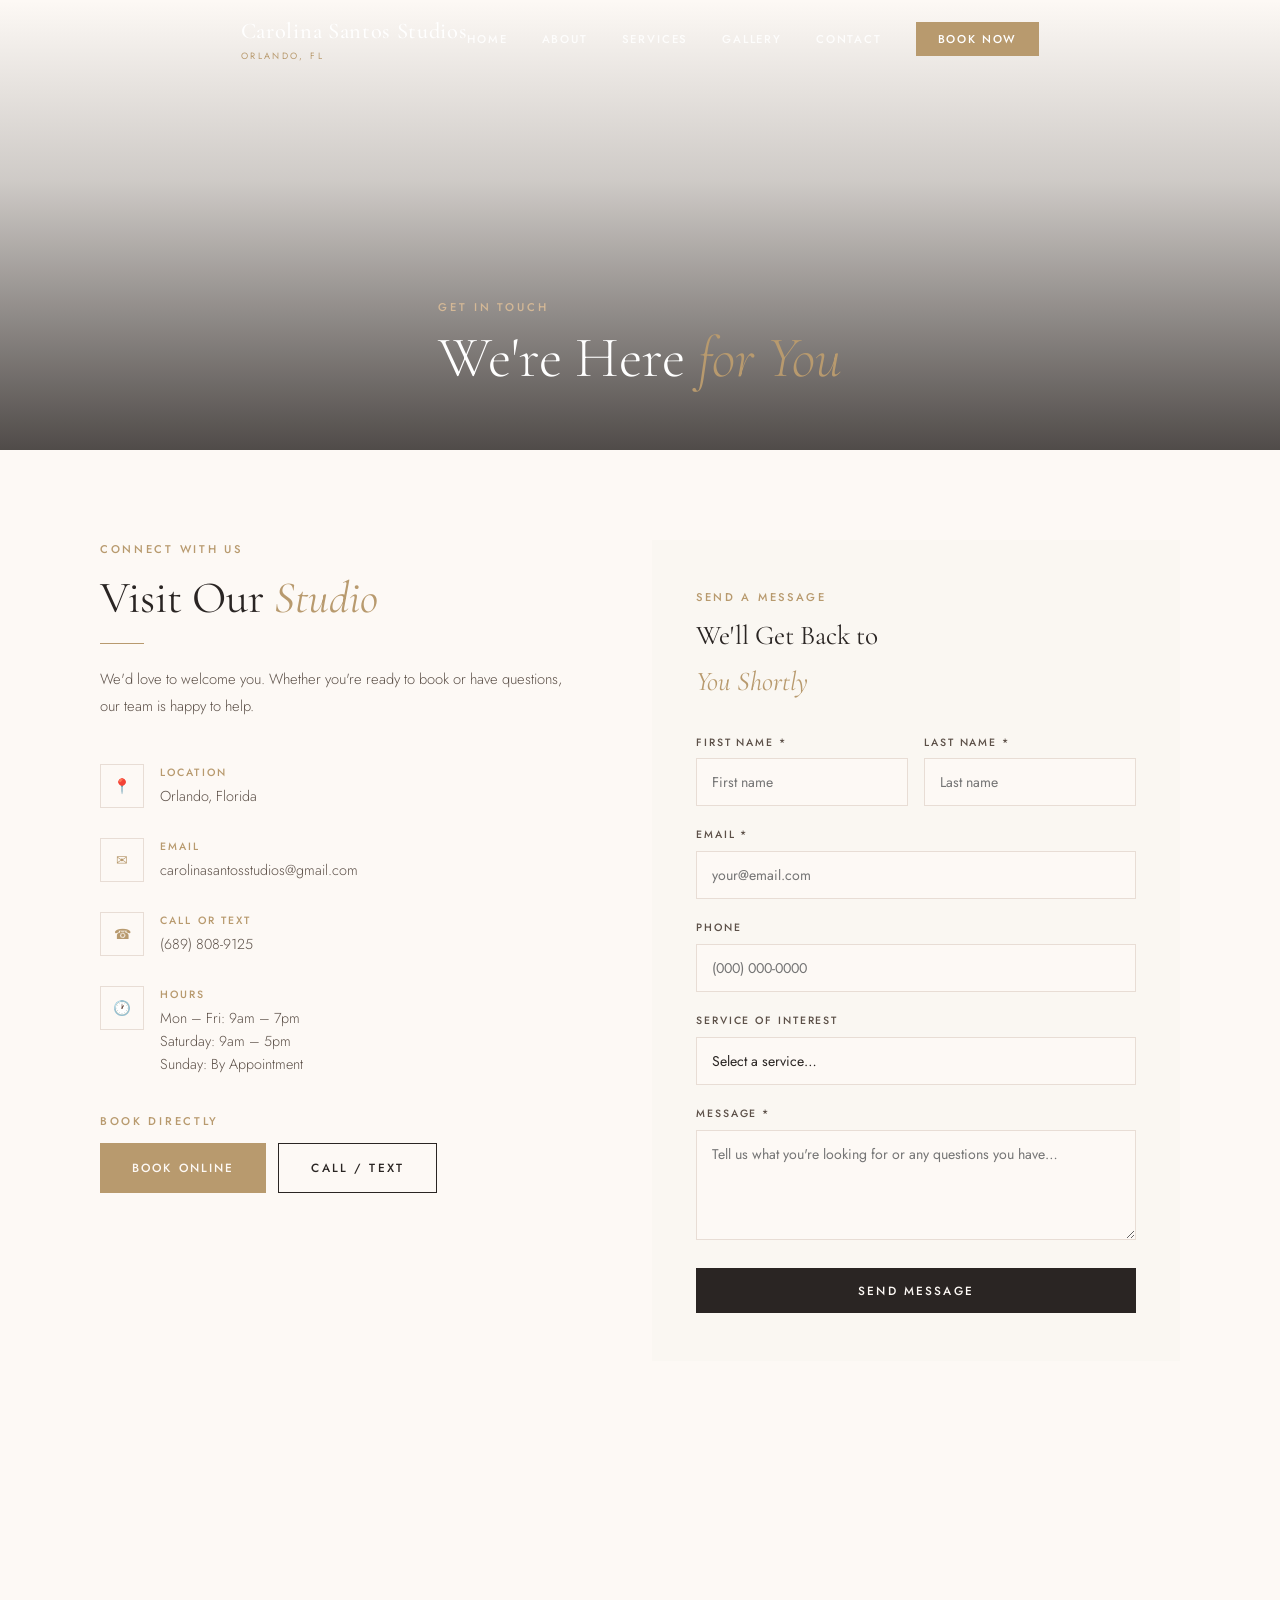
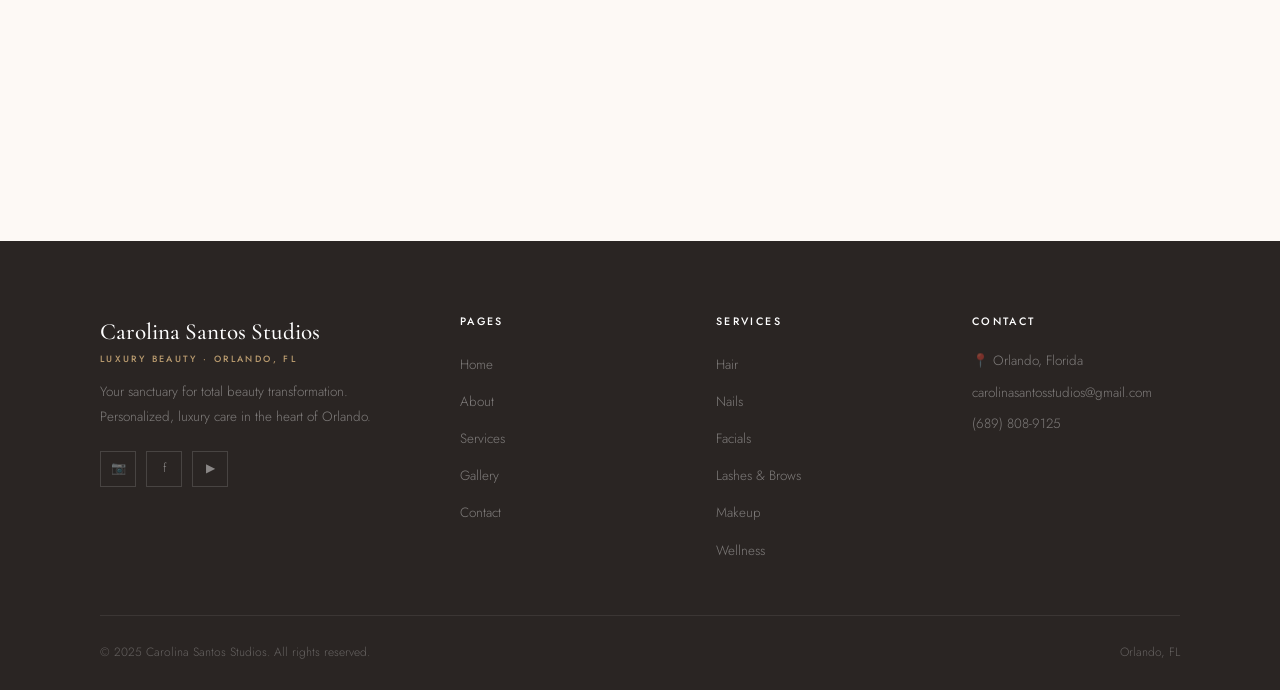
<file: contact (1).html>
<!DOCTYPE html>
<html lang="en">
<head>
  <meta charset="UTF-8" />
  <meta name="viewport" content="width=device-width, initial-scale=1.0" />
  <meta name="description" content="Contact Carolina Santos Studios — Orlando, FL. Book an appointment, call, or email us." />
  <title>Contact | Carolina Santos Studios</title>
  <link rel="stylesheet" href="css/style.css" />
</head>
<body>

<nav class="nav solid" id="nav">
  <div class="wrap">
    <div class="nav__inner">
      <a href="index.html" class="nav__logo">Carolina Santos Studios<small>Orlando, FL</small></a>
      <ul class="nav__links">
        <li><a href="index.html">Home</a></li>
        <li><a href="about.html">About</a></li>
        <li><a href="services.html">Services</a></li>
        <li><a href="gallery.html">Gallery</a></li>
        <li><a href="contact.html">Contact</a></li>
        <li><a href="https://carolinasantosstudios.as.me/" target="_blank" class="cta">Book Now</a></li>
      </ul>
      <div class="burger"><span></span><span></span><span></span></div>
    </div>
  </div>
</nav>
<div class="drawer">
  <a href="index.html">Home</a><a href="about.html">About</a><a href="services.html">Services</a><a href="gallery.html">Gallery</a><a href="contact.html">Contact</a>
  <a href="https://carolinasantosstudios.as.me/" target="_blank" class="btn btn-gold" style="text-align:center;margin-top:8px;">Book Now</a>
</div>

<section class="page-hero">
  <div class="page-hero__bg" style="background-image:url('https://images.unsplash.com/photo-1560066984-138dadb4c035?w=1600&q=85&auto=format');"></div>
  <div class="page-hero__overlay"></div>
  <div class="wrap">
    <div class="page-hero__content">
      <p class="page-hero__eyebrow">Get in Touch</p>
      <h1 class="page-hero__title">We're Here <em>for You</em></h1>
    </div>
  </div>
</section>

<section class="contact-page">
  <div class="wrap">
    <div class="contact-page__grid">

      <!-- Info -->
      <div>
        <p class="eyebrow fi">Connect With Us</p>
        <h2 class="h2 fi d1">Visit Our <em>Studio</em></h2>
        <div class="rule fi d1"></div>
        <p class="fi d2" style="color:var(--mid);line-height:1.85;margin-bottom:44px;font-size:0.92rem;">We'd love to welcome you. Whether you're ready to book or have questions, our team is happy to help.</p>

        <div class="c-info-item fi d2">
          <div class="c-info-icon">📍</div>
          <div>
            <div class="c-info-label">Location</div>
            <div class="c-info-val">Orlando, Florida</div>
          </div>
        </div>

        <div class="c-info-item fi d2">
          <div class="c-info-icon">✉</div>
          <div>
            <div class="c-info-label">Email</div>
            <div class="c-info-val"><a href="mailto:carolinasantosstudios@gmail.com">carolinasantosstudios@gmail.com</a></div>
          </div>
        </div>

        <div class="c-info-item fi d3">
          <div class="c-info-icon">☎</div>
          <div>
            <div class="c-info-label">Call or Text</div>
            <div class="c-info-val"><a href="tel:6898089125">(689) 808-9125</a></div>
          </div>
        </div>

        <div class="c-info-item fi d3">
          <div class="c-info-icon">🕐</div>
          <div>
            <div class="c-info-label">Hours</div>
            <div class="c-info-val">
              Mon – Fri: 9am – 7pm<br>
              Saturday: 9am – 5pm<br>
              Sunday: By Appointment
            </div>
          </div>
        </div>

        <div class="fi d4" style="margin-top:36px;">
          <p class="eyebrow" style="margin-bottom:12px;">Book Directly</p>
          <div style="display:flex;gap:12px;flex-wrap:wrap;">
            <a href="https://carolinasantosstudios.as.me/" target="_blank" class="btn btn-gold">Book Online</a>
            <a href="tel:6898089125" class="btn btn-outline">Call / Text</a>
          </div>
        </div>
      </div>

      <!-- Form -->
      <div class="fi d2">
        <div class="c-form">
          <p class="eyebrow" style="margin-bottom:6px;">Send a Message</p>
          <h3 style="font-family:var(--serif);font-size:1.7rem;font-weight:400;margin-bottom:28px;color:var(--charcoal);">We'll Get Back to<br><em>You Shortly</em></h3>

          <!--
            FORMSPREE SETUP:
            1. Go to formspree.io and sign up free
            2. Create a new form — copy your endpoint
            3. Replace YOUR_FORM_ID below with your actual Formspree ID
          -->
          <form id="contactForm" action="https://formspree.io/f/YOUR_FORM_ID" method="POST">
            <div class="form-row">
              <div class="form-group">
                <label for="firstName">First Name *</label>
                <input type="text" id="firstName" name="firstName" required placeholder="First name" />
              </div>
              <div class="form-group">
                <label for="lastName">Last Name *</label>
                <input type="text" id="lastName" name="lastName" required placeholder="Last name" />
              </div>
            </div>
            <div class="form-group">
              <label for="email">Email *</label>
              <input type="email" id="email" name="email" required placeholder="your@email.com" />
            </div>
            <div class="form-group">
              <label for="phone">Phone</label>
              <input type="tel" id="phone" name="phone" placeholder="(000) 000-0000" />
            </div>
            <div class="form-group">
              <label for="service">Service of Interest</label>
              <select id="service" name="service">
                <option value="">Select a service…</option>
                <option>Hair</option>
                <option>Nails</option>
                <option>Facials / Skin</option>
                <option>Lashes</option>
                <option>Brows</option>
                <option>Makeup</option>
                <option>Bridal</option>
                <option>Private Suite Inquiry</option>
                <option>Other</option>
              </select>
            </div>
            <div class="form-group">
              <label for="message">Message *</label>
              <textarea id="message" name="message" required placeholder="Tell us what you're looking for or any questions you have…"></textarea>
            </div>
            <input type="text" name="_gotcha" style="display:none" />
            <button type="submit" class="btn btn-dark" style="width:100%;justify-content:center;">Send Message</button>
            <div id="formMsg" class="form-msg"></div>
          </form>
        </div>
      </div>

    </div>
  </div>
</section>

<!-- MAP -->
<div class="map-wrap">
  <!--
    Replace the src below with your Google Maps embed URL:
    maps.google.com → Share → Embed a map → copy iframe src
  -->
  <iframe
    src="https://www.google.com/maps/embed?pb=!1m18!1m12!1m3!1d224891.6268289506!2d-81.40627668378009!3d28.48031124592454!2m3!1f0!2f0!3f0!3m2!1i1024!2i768!4f13.1!3m3!1m2!1s0x88e773d8fecdbc77%3A0xac3b2063ca5bf9e!2sOrlando%2C%20FL!5e0!3m2!1sen!2sus!4v1714000000000!5m2!1sen!2sus"
    title="Orlando, FL"
    allowfullscreen=""
    loading="lazy"
    referrerpolicy="no-referrer-when-downgrade">
  </iframe>
</div>

<footer class="footer">
  <div class="wrap">
    <div class="footer__grid">
      <div>
        <div class="footer__logo">Carolina Santos Studios<small>Luxury Beauty · Orlando, FL</small></div>
        <p class="footer__tagline">Your sanctuary for total beauty transformation. Personalized, luxury care in the heart of Orlando.</p>
        <div class="footer__social"><a href="#">&#x1F4F7;</a><a href="#">f</a><a href="#">&#9654;</a></div>
      </div>
      <div>
        <div class="footer__col-title">Pages</div>
        <ul class="footer__links"><li><a href="index.html">Home</a></li><li><a href="about.html">About</a></li><li><a href="services.html">Services</a></li><li><a href="gallery.html">Gallery</a></li><li><a href="contact.html">Contact</a></li></ul>
      </div>
      <div>
        <div class="footer__col-title">Services</div>
        <ul class="footer__links"><li><a href="services.html">Hair</a></li><li><a href="services.html">Nails</a></li><li><a href="services.html">Facials</a></li><li><a href="services.html">Lashes & Brows</a></li><li><a href="services.html">Makeup</a></li><li><a href="services.html">Wellness</a></li></ul>
      </div>
      <div>
        <div class="footer__col-title">Contact</div>
        <p class="footer__cl">📍 Orlando, Florida</p>
        <p class="footer__cl"><a href="mailto:carolinasantosstudios@gmail.com">carolinasantosstudios@gmail.com</a></p>
        <p class="footer__cl"><a href="tel:6898089125">(689) 808-9125</a></p>
      </div>
    </div>
    <div class="footer__bottom"><span>© 2025 Carolina Santos Studios. All rights reserved.</span><span>Orlando, FL</span></div>
  </div>
</footer>
<script src="js/main.js"></script>
</body>
</html>
</file>
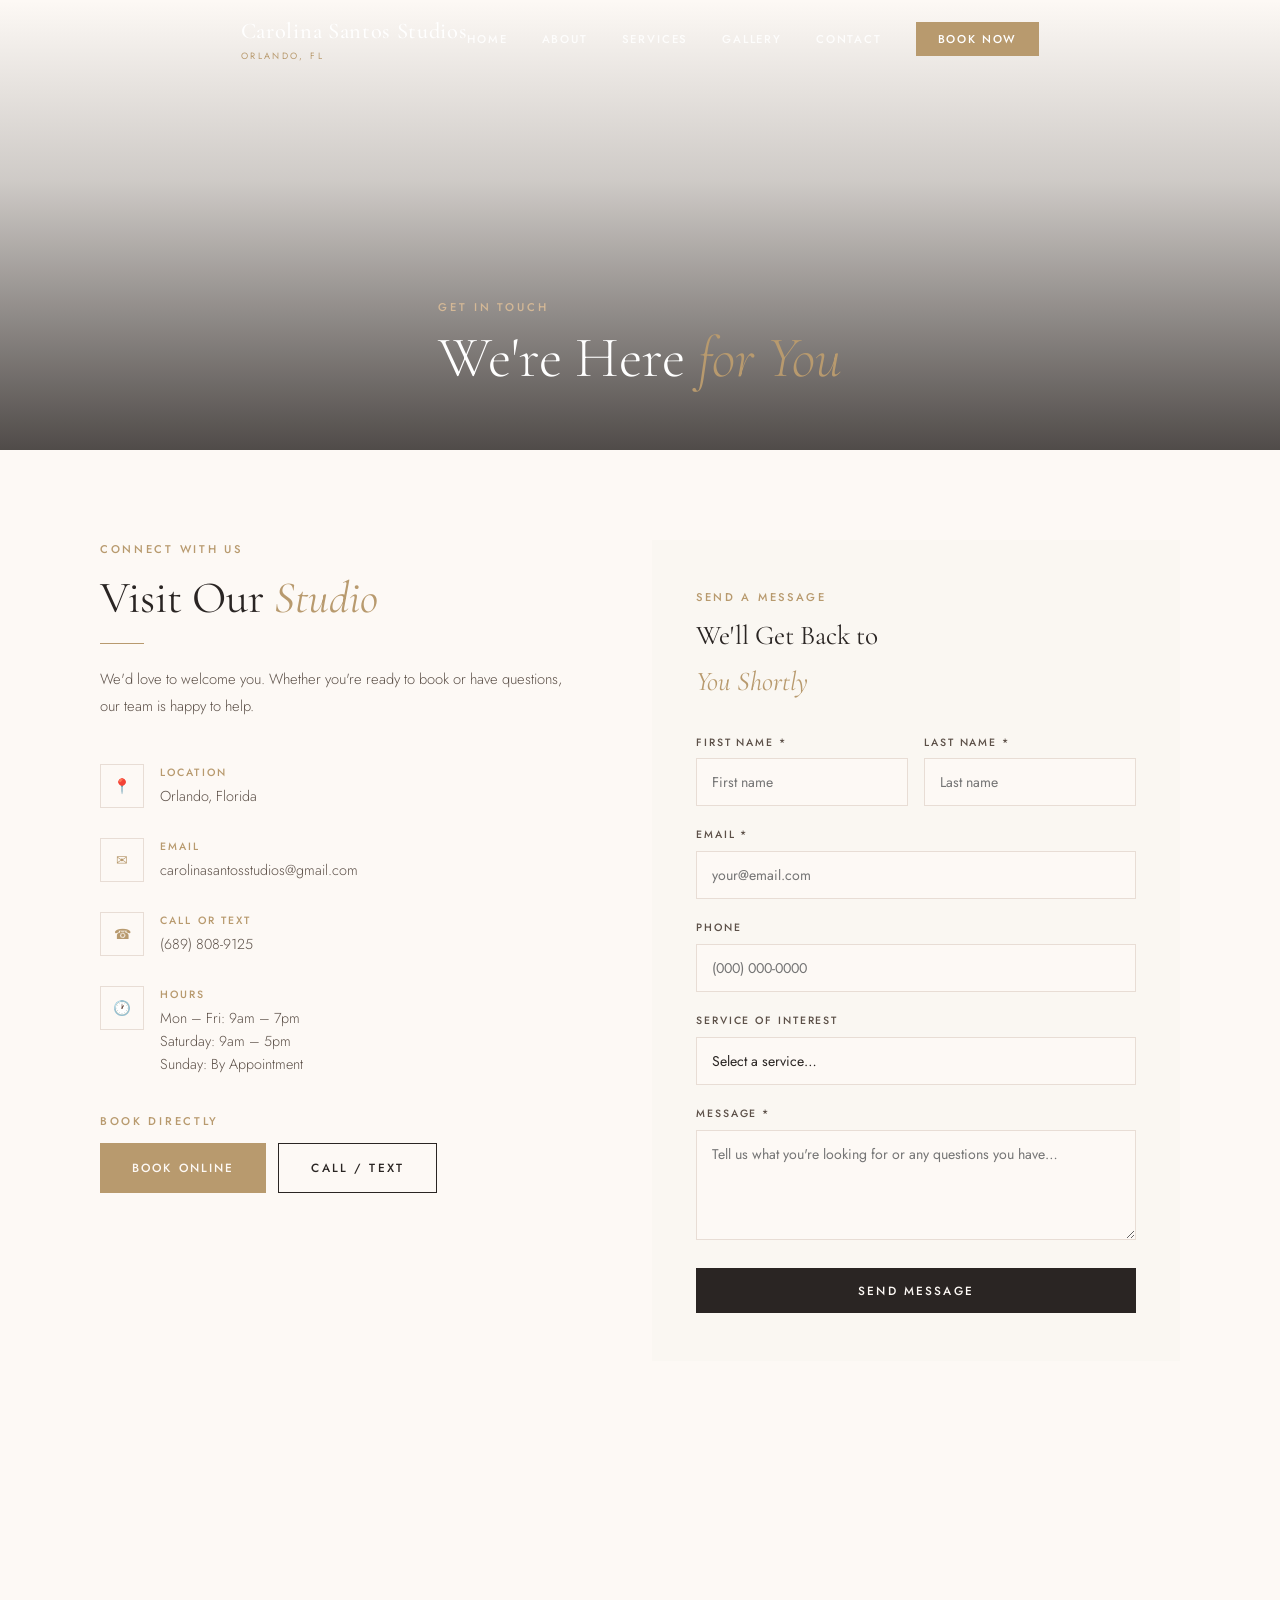
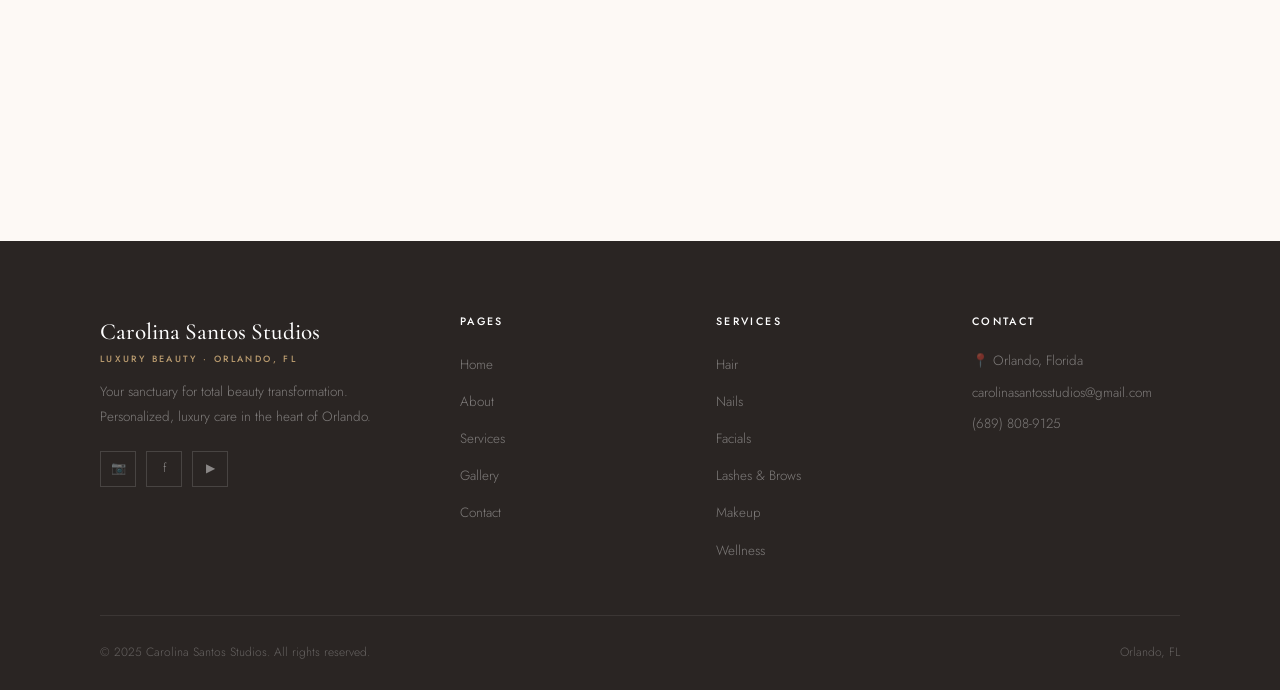
<file: contact (2).html>
<!DOCTYPE html>
<html lang="en">
<head>
  <meta charset="UTF-8" />
  <meta name="viewport" content="width=device-width, initial-scale=1.0" />
  <meta name="description" content="Contact Carolina Santos Studios — Orlando, FL. Book an appointment, call, or email us." />
  <title>Contact | Carolina Santos Studios</title>
  <link rel="stylesheet" href="css/style.css" />
</head>
<body>

<nav class="nav solid" id="nav">
  <div class="wrap">
    <div class="nav__inner">
      <a href="index.html" class="nav__logo">Carolina Santos Studios<small>Orlando, FL</small></a>
      <ul class="nav__links">
        <li><a href="index.html">Home</a></li>
        <li><a href="about.html">About</a></li>
        <li><a href="services.html">Services</a></li>
        <li><a href="gallery.html">Gallery</a></li>
        <li><a href="contact.html">Contact</a></li>
        <li><a href="https://booksy.com/en-us/269822" target="_blank" class="cta">Book Now</a></li>
      </ul>
      <div class="burger"><span></span><span></span><span></span></div>
    </div>
  </div>
</nav>
<div class="drawer">
  <a href="index.html">Home</a><a href="about.html">About</a><a href="services.html">Services</a><a href="gallery.html">Gallery</a><a href="contact.html">Contact</a>
  <a href="https://booksy.com/en-us/269822" target="_blank" class="btn btn-gold" style="text-align:center;margin-top:8px;">Book Now</a>
</div>

<section class="page-hero">
  <div class="page-hero__bg" style="background-image:url('https://images.unsplash.com/photo-1560066984-138dadb4c035?w=1600&q=85&auto=format');"></div>
  <div class="page-hero__overlay"></div>
  <div class="wrap">
    <div class="page-hero__content">
      <p class="page-hero__eyebrow">Get in Touch</p>
      <h1 class="page-hero__title">We're Here <em>for You</em></h1>
    </div>
  </div>
</section>

<section class="contact-page">
  <div class="wrap">
    <div class="contact-page__grid">

      <!-- Info -->
      <div>
        <p class="eyebrow fi">Connect With Us</p>
        <h2 class="h2 fi d1">Visit Our <em>Studio</em></h2>
        <div class="rule fi d1"></div>
        <p class="fi d2" style="color:var(--mid);line-height:1.85;margin-bottom:44px;font-size:0.92rem;">We'd love to welcome you. Whether you're ready to book or have questions, our team is happy to help.</p>

        <div class="c-info-item fi d2">
          <div class="c-info-icon">📍</div>
          <div>
            <div class="c-info-label">Location</div>
            <div class="c-info-val">Orlando, Florida</div>
          </div>
        </div>

        <div class="c-info-item fi d2">
          <div class="c-info-icon">✉</div>
          <div>
            <div class="c-info-label">Email</div>
            <div class="c-info-val"><a href="mailto:carolinasantosstudios@gmail.com">carolinasantosstudios@gmail.com</a></div>
          </div>
        </div>

        <div class="c-info-item fi d3">
          <div class="c-info-icon">☎</div>
          <div>
            <div class="c-info-label">Call or Text</div>
            <div class="c-info-val"><a href="tel:6898089125">(689) 808-9125</a></div>
          </div>
        </div>

        <div class="c-info-item fi d3">
          <div class="c-info-icon">🕐</div>
          <div>
            <div class="c-info-label">Hours</div>
            <div class="c-info-val">
              Mon – Fri: 9am – 7pm<br>
              Saturday: 9am – 5pm<br>
              Sunday: By Appointment
            </div>
          </div>
        </div>

        <div class="fi d4" style="margin-top:36px;">
          <p class="eyebrow" style="margin-bottom:12px;">Book Directly</p>
          <div style="display:flex;gap:12px;flex-wrap:wrap;">
            <a href="https://booksy.com/en-us/269822" target="_blank" class="btn btn-gold">Book Online</a>
            <a href="tel:6898089125" class="btn btn-outline">Call / Text</a>
          </div>
        </div>
      </div>

      <!-- Form -->
      <div class="fi d2">
        <div class="c-form">
          <p class="eyebrow" style="margin-bottom:6px;">Send a Message</p>
          <h3 style="font-family:var(--serif);font-size:1.7rem;font-weight:400;margin-bottom:28px;color:var(--charcoal);">We'll Get Back to<br><em>You Shortly</em></h3>

          <!--
            FORMSPREE SETUP:
            1. Go to formspree.io and sign up free
            2. Create a new form — copy your endpoint
            3. Replace YOUR_FORM_ID below with your actual Formspree ID
          -->
          <form id="contactForm" action="https://formspree.io/f/YOUR_FORM_ID" method="POST">
            <div class="form-row">
              <div class="form-group">
                <label for="firstName">First Name *</label>
                <input type="text" id="firstName" name="firstName" required placeholder="First name" />
              </div>
              <div class="form-group">
                <label for="lastName">Last Name *</label>
                <input type="text" id="lastName" name="lastName" required placeholder="Last name" />
              </div>
            </div>
            <div class="form-group">
              <label for="email">Email *</label>
              <input type="email" id="email" name="email" required placeholder="your@email.com" />
            </div>
            <div class="form-group">
              <label for="phone">Phone</label>
              <input type="tel" id="phone" name="phone" placeholder="(000) 000-0000" />
            </div>
            <div class="form-group">
              <label for="service">Service of Interest</label>
              <select id="service" name="service">
                <option value="">Select a service…</option>
                <option>Hair</option>
                <option>Nails</option>
                <option>Facials / Skin</option>
                <option>Lashes</option>
                <option>Brows</option>
                <option>Makeup</option>
                <option>Bridal</option>
                <option>Private Suite Inquiry</option>
                <option>Other</option>
              </select>
            </div>
            <div class="form-group">
              <label for="message">Message *</label>
              <textarea id="message" name="message" required placeholder="Tell us what you're looking for or any questions you have…"></textarea>
            </div>
            <input type="text" name="_gotcha" style="display:none" />
            <button type="submit" class="btn btn-dark" style="width:100%;justify-content:center;">Send Message</button>
            <div id="formMsg" class="form-msg"></div>
          </form>
        </div>
      </div>

    </div>
  </div>
</section>

<!-- MAP -->
<div class="map-wrap">
  <!--
    Replace the src below with your Google Maps embed URL:
    maps.google.com → Share → Embed a map → copy iframe src
  -->
  <iframe
    src="https://www.google.com/maps/embed?pb=!1m18!1m12!1m3!1d224891.6268289506!2d-81.40627668378009!3d28.48031124592454!2m3!1f0!2f0!3f0!3m2!1i1024!2i768!4f13.1!3m3!1m2!1s0x88e773d8fecdbc77%3A0xac3b2063ca5bf9e!2sOrlando%2C%20FL!5e0!3m2!1sen!2sus!4v1714000000000!5m2!1sen!2sus"
    title="Orlando, FL"
    allowfullscreen=""
    loading="lazy"
    referrerpolicy="no-referrer-when-downgrade">
  </iframe>
</div>

<footer class="footer">
  <div class="wrap">
    <div class="footer__grid">
      <div>
        <div class="footer__logo">Carolina Santos Studios<small>Luxury Beauty · Orlando, FL</small></div>
        <p class="footer__tagline">Your sanctuary for total beauty transformation. Personalized, luxury care in the heart of Orlando.</p>
        <div class="footer__social"><a href="#">&#x1F4F7;</a><a href="#">f</a><a href="#">&#9654;</a></div>
      </div>
      <div>
        <div class="footer__col-title">Pages</div>
        <ul class="footer__links"><li><a href="index.html">Home</a></li><li><a href="about.html">About</a></li><li><a href="services.html">Services</a></li><li><a href="gallery.html">Gallery</a></li><li><a href="contact.html">Contact</a></li></ul>
      </div>
      <div>
        <div class="footer__col-title">Services</div>
        <ul class="footer__links"><li><a href="services.html">Hair</a></li><li><a href="services.html">Nails</a></li><li><a href="services.html">Facials</a></li><li><a href="services.html">Lashes & Brows</a></li><li><a href="services.html">Makeup</a></li><li><a href="services.html">Wellness</a></li></ul>
      </div>
      <div>
        <div class="footer__col-title">Contact</div>
        <p class="footer__cl">📍 Orlando, Florida</p>
        <p class="footer__cl"><a href="mailto:carolinasantosstudios@gmail.com">carolinasantosstudios@gmail.com</a></p>
        <p class="footer__cl"><a href="tel:6898089125">(689) 808-9125</a></p>
      </div>
    </div>
    <div class="footer__bottom"><span>© 2025 Carolina Santos Studios. All rights reserved.</span><span>Orlando, FL</span></div>
  </div>
</footer>
<script src="js/main.js"></script>
<script type="text/javascript" src="https://booksy.com/widget/code.js?id=269822&country=us&lang=en"></script>
</body>
</html>
</file>
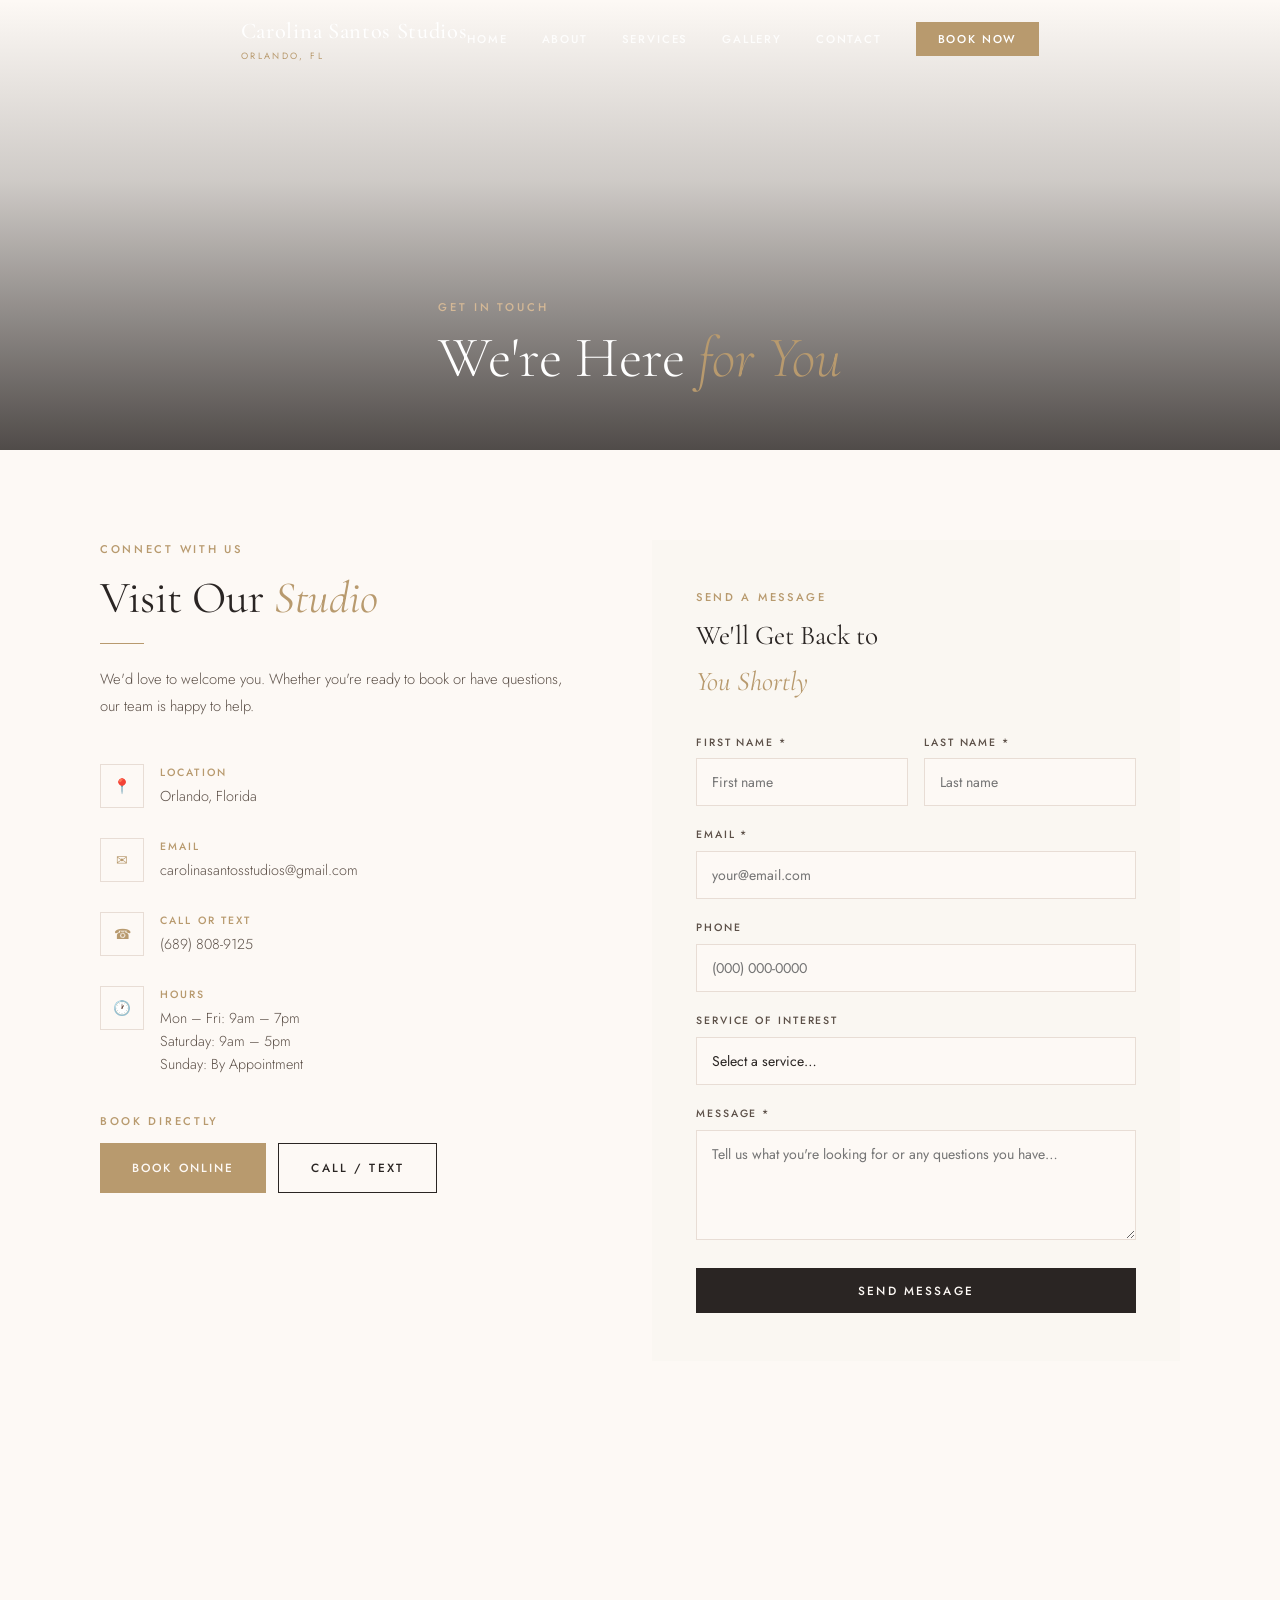
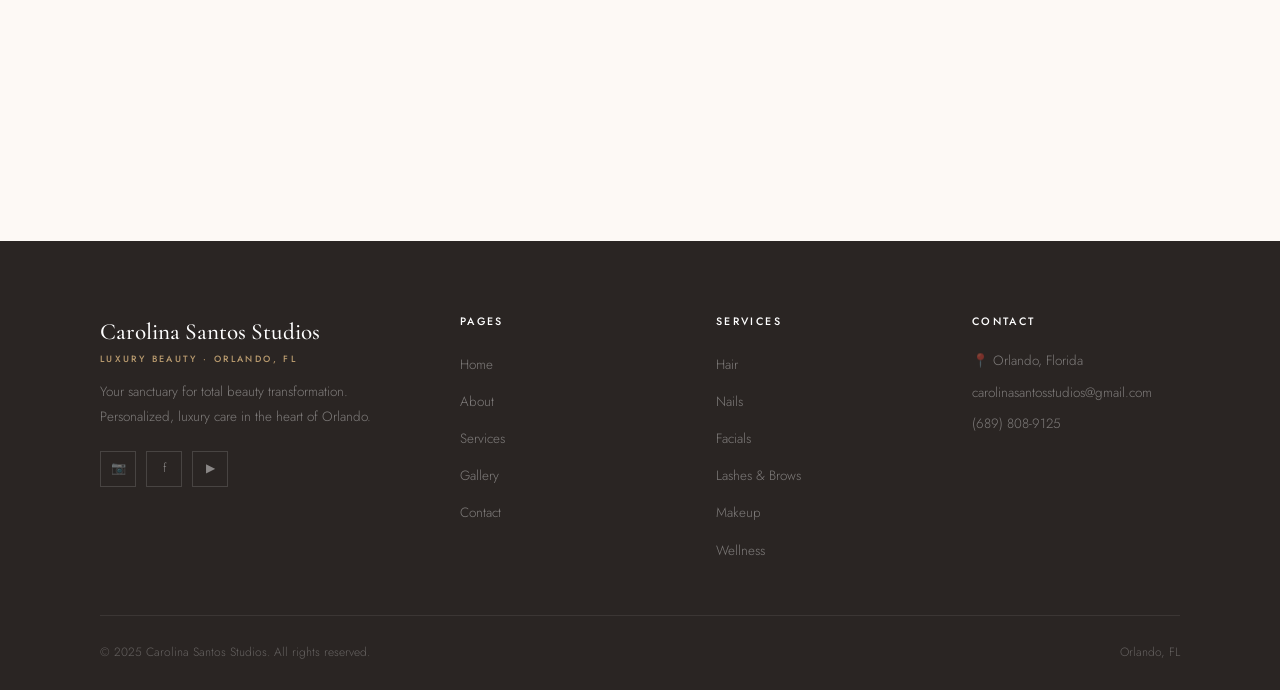
<file: contact (3).html>
<!DOCTYPE html>
<html lang="en">
<head>
  <meta charset="UTF-8" />
  <meta name="viewport" content="width=device-width, initial-scale=1.0" />
  <meta name="description" content="Contact Carolina Santos Studios — Orlando, FL. Book an appointment, call, or email us." />
  <title>Contact | Carolina Santos Studios</title>
  <link rel="stylesheet" href="css/style.css" />
</head>
<body>

<nav class="nav solid" id="nav">
  <div class="wrap">
    <div class="nav__inner">
      <a href="index.html" class="nav__logo">Carolina Santos Studios<small>Orlando, FL</small></a>
      <ul class="nav__links">
        <li><a href="index.html">Home</a></li>
        <li><a href="about.html">About</a></li>
        <li><a href="services.html">Services</a></li>
        <li><a href="gallery.html">Gallery</a></li>
        <li><a href="contact.html">Contact</a></li>
        <li><a href="https://booksy.com/en-us/269822_carolina-santos-studios-nails_wellness-day-spa_134763_orlando" target="_blank" class="cta">Book Now</a></li>
      </ul>
      <div class="burger"><span></span><span></span><span></span></div>
    </div>
  </div>
</nav>
<div class="drawer">
  <a href="index.html">Home</a><a href="about.html">About</a><a href="services.html">Services</a><a href="gallery.html">Gallery</a><a href="contact.html">Contact</a>
  <a href="https://booksy.com/en-us/269822_carolina-santos-studios-nails_wellness-day-spa_134763_orlando" target="_blank" class="btn btn-gold" style="text-align:center;margin-top:8px;">Book Now</a>
</div>

<section class="page-hero">
  <div class="page-hero__bg" style="background-image:url('https://images.unsplash.com/photo-1560066984-138dadb4c035?w=1600&q=85&auto=format');"></div>
  <div class="page-hero__overlay"></div>
  <div class="wrap">
    <div class="page-hero__content">
      <p class="page-hero__eyebrow">Get in Touch</p>
      <h1 class="page-hero__title">We're Here <em>for You</em></h1>
    </div>
  </div>
</section>

<section class="contact-page">
  <div class="wrap">
    <div class="contact-page__grid">

      <!-- Info -->
      <div>
        <p class="eyebrow fi">Connect With Us</p>
        <h2 class="h2 fi d1">Visit Our <em>Studio</em></h2>
        <div class="rule fi d1"></div>
        <p class="fi d2" style="color:var(--mid);line-height:1.85;margin-bottom:44px;font-size:0.92rem;">We'd love to welcome you. Whether you're ready to book or have questions, our team is happy to help.</p>

        <div class="c-info-item fi d2">
          <div class="c-info-icon">📍</div>
          <div>
            <div class="c-info-label">Location</div>
            <div class="c-info-val">Orlando, Florida</div>
          </div>
        </div>

        <div class="c-info-item fi d2">
          <div class="c-info-icon">✉</div>
          <div>
            <div class="c-info-label">Email</div>
            <div class="c-info-val"><a href="mailto:carolinasantosstudios@gmail.com">carolinasantosstudios@gmail.com</a></div>
          </div>
        </div>

        <div class="c-info-item fi d3">
          <div class="c-info-icon">☎</div>
          <div>
            <div class="c-info-label">Call or Text</div>
            <div class="c-info-val"><a href="tel:6898089125">(689) 808-9125</a></div>
          </div>
        </div>

        <div class="c-info-item fi d3">
          <div class="c-info-icon">🕐</div>
          <div>
            <div class="c-info-label">Hours</div>
            <div class="c-info-val">
              Mon – Fri: 9am – 7pm<br>
              Saturday: 9am – 5pm<br>
              Sunday: By Appointment
            </div>
          </div>
        </div>

        <div class="fi d4" style="margin-top:36px;">
          <p class="eyebrow" style="margin-bottom:12px;">Book Directly</p>
          <div style="display:flex;gap:12px;flex-wrap:wrap;">
            <a href="https://booksy.com/en-us/269822_carolina-santos-studios-nails_wellness-day-spa_134763_orlando" target="_blank" class="btn btn-gold">Book Online</a>
            <a href="tel:6898089125" class="btn btn-outline">Call / Text</a>
          </div>
        </div>
      </div>

      <!-- Form -->
      <div class="fi d2">
        <div class="c-form">
          <p class="eyebrow" style="margin-bottom:6px;">Send a Message</p>
          <h3 style="font-family:var(--serif);font-size:1.7rem;font-weight:400;margin-bottom:28px;color:var(--charcoal);">We'll Get Back to<br><em>You Shortly</em></h3>

          <!--
            FORMSPREE SETUP:
            1. Go to formspree.io and sign up free
            2. Create a new form — copy your endpoint
            3. Replace YOUR_FORM_ID below with your actual Formspree ID
          -->
          <form id="contactForm" action="https://formspree.io/f/YOUR_FORM_ID" method="POST">
            <div class="form-row">
              <div class="form-group">
                <label for="firstName">First Name *</label>
                <input type="text" id="firstName" name="firstName" required placeholder="First name" />
              </div>
              <div class="form-group">
                <label for="lastName">Last Name *</label>
                <input type="text" id="lastName" name="lastName" required placeholder="Last name" />
              </div>
            </div>
            <div class="form-group">
              <label for="email">Email *</label>
              <input type="email" id="email" name="email" required placeholder="your@email.com" />
            </div>
            <div class="form-group">
              <label for="phone">Phone</label>
              <input type="tel" id="phone" name="phone" placeholder="(000) 000-0000" />
            </div>
            <div class="form-group">
              <label for="service">Service of Interest</label>
              <select id="service" name="service">
                <option value="">Select a service…</option>
                <option>Hair</option>
                <option>Nails</option>
                <option>Facials / Skin</option>
                <option>Lashes</option>
                <option>Brows</option>
                <option>Makeup</option>
                <option>Bridal</option>
                <option>Private Suite Inquiry</option>
                <option>Other</option>
              </select>
            </div>
            <div class="form-group">
              <label for="message">Message *</label>
              <textarea id="message" name="message" required placeholder="Tell us what you're looking for or any questions you have…"></textarea>
            </div>
            <input type="text" name="_gotcha" style="display:none" />
            <button type="submit" class="btn btn-dark" style="width:100%;justify-content:center;">Send Message</button>
            <div id="formMsg" class="form-msg"></div>
          </form>
        </div>
      </div>

    </div>
  </div>
</section>

<!-- MAP -->
<div class="map-wrap">
  <!--
    Replace the src below with your Google Maps embed URL:
    maps.google.com → Share → Embed a map → copy iframe src
  -->
  <iframe
    src="https://www.google.com/maps/embed?pb=!1m18!1m12!1m3!1d224891.6268289506!2d-81.40627668378009!3d28.48031124592454!2m3!1f0!2f0!3f0!3m2!1i1024!2i768!4f13.1!3m3!1m2!1s0x88e773d8fecdbc77%3A0xac3b2063ca5bf9e!2sOrlando%2C%20FL!5e0!3m2!1sen!2sus!4v1714000000000!5m2!1sen!2sus"
    title="Orlando, FL"
    allowfullscreen=""
    loading="lazy"
    referrerpolicy="no-referrer-when-downgrade">
  </iframe>
</div>

<footer class="footer">
  <div class="wrap">
    <div class="footer__grid">
      <div>
        <div class="footer__logo">Carolina Santos Studios<small>Luxury Beauty · Orlando, FL</small></div>
        <p class="footer__tagline">Your sanctuary for total beauty transformation. Personalized, luxury care in the heart of Orlando.</p>
        <div class="footer__social"><a href="#">&#x1F4F7;</a><a href="#">f</a><a href="#">&#9654;</a></div>
      </div>
      <div>
        <div class="footer__col-title">Pages</div>
        <ul class="footer__links"><li><a href="index.html">Home</a></li><li><a href="about.html">About</a></li><li><a href="services.html">Services</a></li><li><a href="gallery.html">Gallery</a></li><li><a href="contact.html">Contact</a></li></ul>
      </div>
      <div>
        <div class="footer__col-title">Services</div>
        <ul class="footer__links"><li><a href="services.html">Hair</a></li><li><a href="services.html">Nails</a></li><li><a href="services.html">Facials</a></li><li><a href="services.html">Lashes & Brows</a></li><li><a href="services.html">Makeup</a></li><li><a href="services.html">Wellness</a></li></ul>
      </div>
      <div>
        <div class="footer__col-title">Contact</div>
        <p class="footer__cl">📍 Orlando, Florida</p>
        <p class="footer__cl"><a href="mailto:carolinasantosstudios@gmail.com">carolinasantosstudios@gmail.com</a></p>
        <p class="footer__cl"><a href="tel:6898089125">(689) 808-9125</a></p>
      </div>
    </div>
    <div class="footer__bottom"><span>© 2025 Carolina Santos Studios. All rights reserved.</span><span>Orlando, FL</span></div>
  </div>
</footer>
<script src="js/main.js"></script>
<script type="text/javascript" src="https://booksy.com/widget/code.js?id=269822&country=us&lang=en"></script>
</body>
</html>
</file>
<file: css/style.css>
/* ============================================================
   CAROLINA SANTOS STUDIOS — Stylesheet
   Orlando's Premier Luxury Beauty Studio
   ============================================================ */

@import url('https://fonts.googleapis.com/css2?family=Cormorant+Garamond:ital,wght@0,300;0,400;0,500;1,300;1,400&family=Jost:wght@300;400;500&display=swap');

:root {
  --cream:      #FAF7F2;
  --warm-white: #FDF9F5;
  --blush:      #EDD5C8;
  --gold:       #B89A6E;
  --gold-light: #D4B896;
  --charcoal:   #2A2523;
  --mid:        #5C5048;
  --light:      #8C7E74;
  --border:     #E8DDD5;

  --serif: 'Cormorant Garamond', Georgia, serif;
  --sans:  'Jost', sans-serif;

  --nav-h: 76px;
  --ease:  0.35s cubic-bezier(0.25, 0.46, 0.45, 0.94);
}

*, *::before, *::after { box-sizing: border-box; margin: 0; padding: 0; }
html { scroll-behavior: smooth; }
body { background: var(--warm-white); color: var(--charcoal); font-family: var(--sans); font-weight: 300; line-height: 1.7; -webkit-font-smoothing: antialiased; }
img { display: block; width: 100%; height: auto; }
a { color: inherit; text-decoration: none; }
ul { list-style: none; }

.wrap    { max-width: 1160px; margin: 0 auto; padding: 0 40px; }
.wrap-sm { max-width: 780px;  margin: 0 auto; padding: 0 40px; }

.eyebrow { font-family: var(--sans); font-size: 0.7rem; font-weight: 500; letter-spacing: 0.24em; text-transform: uppercase; color: var(--gold); margin-bottom: 14px; }
.h2 { font-family: var(--serif); font-size: clamp(2rem, 3.5vw, 3rem); font-weight: 400; line-height: 1.15; }
em { font-style: italic; color: var(--gold); }
.rule { width: 44px; height: 1px; background: var(--gold); margin: 18px 0 22px; }

.btn { display: inline-flex; align-items: center; gap: 8px; font-family: var(--sans); font-size: 0.74rem; font-weight: 500; letter-spacing: 0.18em; text-transform: uppercase; padding: 14px 32px; cursor: pointer; transition: all var(--ease); border: none; outline: none; }
.btn-dark    { background: var(--charcoal); color: var(--warm-white); }
.btn-dark:hover { background: var(--gold); }
.btn-gold    { background: var(--gold); color: var(--warm-white); }
.btn-gold:hover { background: var(--charcoal); }
.btn-ghost   { background: transparent; color: #fff; border: 1px solid rgba(255,255,255,0.55); }
.btn-ghost:hover { background: #fff; color: var(--charcoal); }
.btn-outline { background: transparent; color: var(--charcoal); border: 1px solid var(--charcoal); }
.btn-outline:hover { background: var(--charcoal); color: #fff; }

.fi { opacity: 0; transform: translateY(22px); transition: opacity 0.72s ease, transform 0.72s ease; }
.fi.in { opacity: 1; transform: none; }
.fi.d1 { transition-delay: 0.12s; }
.fi.d2 { transition-delay: 0.24s; }
.fi.d3 { transition-delay: 0.36s; }
.fi.d4 { transition-delay: 0.48s; }

/* ── NAV ─────────────────────────────────────────────────── */
.nav { position: fixed; top: 0; left: 0; right: 0; z-index: 999; height: var(--nav-h); display: flex; align-items: center; transition: background var(--ease), box-shadow var(--ease); }
.nav.solid { background: rgba(253,249,245,0.97); box-shadow: 0 1px 0 var(--border); backdrop-filter: blur(10px); }
.nav__inner { display: flex; align-items: center; justify-content: space-between; width: 100%; }
.nav__logo { font-family: var(--serif); font-size: 1.4rem; font-weight: 500; color: #fff; letter-spacing: 0.03em; transition: color var(--ease); }
.nav__logo small { display: block; font-family: var(--sans); font-size: 0.57rem; font-weight: 400; letter-spacing: 0.26em; text-transform: uppercase; color: var(--gold); margin-top: -2px; }
.nav.solid .nav__logo { color: var(--charcoal); }
.nav__links { display: flex; align-items: center; gap: 34px; }
.nav__links a { font-size: 0.71rem; font-weight: 500; letter-spacing: 0.16em; text-transform: uppercase; color: rgba(255,255,255,0.85); position: relative; transition: color var(--ease); }
.nav.solid .nav__links a { color: var(--mid); }
.nav__links a:hover, .nav__links a.active { color: var(--gold) !important; }
.nav__links a::after { content: ''; position: absolute; bottom: -3px; left: 0; width: 0; height: 1px; background: var(--gold); transition: width var(--ease); }
.nav__links a:hover::after, .nav__links a.active::after { width: 100%; }
.nav__links .cta { padding: 9px 22px; background: var(--gold); color: #fff !important; }
.nav__links .cta:hover { background: var(--charcoal); }
.nav__links .cta::after { display: none; }

.burger { display: none; flex-direction: column; gap: 5px; cursor: pointer; padding: 4px; }
.burger span { display: block; width: 24px; height: 1.5px; background: #fff; transition: all var(--ease); }
.nav.solid .burger span { background: var(--charcoal); }
.burger.open span:nth-child(1) { transform: rotate(45deg) translate(4.5px,4.5px); }
.burger.open span:nth-child(2) { opacity: 0; }
.burger.open span:nth-child(3) { transform: rotate(-45deg) translate(4.5px,-4.5px); }
.drawer { display: none; position: fixed; top: var(--nav-h); left: 0; right: 0; background: var(--warm-white); border-top: 1px solid var(--border); padding: 28px 40px 36px; flex-direction: column; gap: 20px; z-index: 998; }
.drawer.open { display: flex; }
.drawer a { font-size: 0.82rem; font-weight: 500; letter-spacing: 0.16em; text-transform: uppercase; color: var(--mid); }
.drawer a:hover { color: var(--gold); }

/* ── HERO ────────────────────────────────────────────────── */
.hero { position: relative; height: 100vh; min-height: 640px; display: flex; align-items: center; overflow: hidden; }
.hero__bg { position: absolute; inset: 0; background: linear-gradient(to right, rgba(42,37,35,0.78) 0%, rgba(42,37,35,0.3) 65%, transparent 100%), url('https://images.unsplash.com/photo-1560066984-138dadb4c035?w=1800&q=85&auto=format') center/cover no-repeat; }
.hero__content { position: relative; z-index: 2; padding-top: var(--nav-h); max-width: 600px; }
.hero__label { font-size: 0.7rem; font-weight: 500; letter-spacing: 0.28em; text-transform: uppercase; color: var(--gold-light); margin-bottom: 22px; opacity: 0; animation: up 0.9s 0.4s forwards; }
.hero__title { font-family: var(--serif); font-size: clamp(2.8rem, 5.5vw, 5rem); font-weight: 300; color: #fff; line-height: 1.08; margin-bottom: 18px; opacity: 0; animation: up 0.9s 0.6s forwards; }
.hero__title em { color: var(--blush); }
.hero__sub { font-size: 0.93rem; color: rgba(255,255,255,0.72); margin-bottom: 14px; line-height: 1.8; max-width: 460px; opacity: 0; animation: up 0.9s 0.75s forwards; }
.hero__loc { font-size: 0.72rem; font-weight: 500; letter-spacing: 0.2em; text-transform: uppercase; color: var(--gold-light); margin-bottom: 38px; opacity: 0; animation: up 0.9s 0.88s forwards; }
.hero__cta { display: flex; gap: 14px; flex-wrap: wrap; opacity: 0; animation: up 0.9s 1s forwards; }
@keyframes up { from { opacity:0; transform:translateY(24px);} to {opacity:1;transform:none;} }

/* ── ABOUT STRIP ─────────────────────────────────────────── */
.about-strip { padding: 100px 0; background: var(--cream); }
.about-strip__grid { display: grid; grid-template-columns: 1fr 1fr; gap: 72px; align-items: center; }
.about-strip__img { position: relative; }
.about-strip__img img { height: 500px; object-fit: cover; }
.about-strip__img::before { content: ''; position: absolute; top: -16px; left: -16px; width: 55%; height: 55%; border: 1px solid var(--gold-light); z-index: -1; }

/* ── SERVICES GRID ───────────────────────────────────────── */
.services-home { padding: 100px 0; background: var(--warm-white); }
.services-home__hd { text-align: center; margin-bottom: 60px; }
.s-grid { display: grid; grid-template-columns: repeat(4, 1fr); gap: 20px; }
.s-card { background: var(--cream); overflow: hidden; transition: transform var(--ease), box-shadow var(--ease); }
.s-card:hover { transform: translateY(-6px); box-shadow: 0 8px 32px rgba(42,37,35,0.10); }
.s-card__img { height: 230px; overflow: hidden; }
.s-card__img img { height: 100%; object-fit: cover; transition: transform 0.65s ease; }
.s-card:hover .s-card__img img { transform: scale(1.05); }
.s-card__body { padding: 22px 18px; }
.s-card__name { font-family: var(--serif); font-size: 1.2rem; font-weight: 500; margin-bottom: 6px; }
.s-card__desc { font-size: 0.82rem; color: var(--light); line-height: 1.7; margin-bottom: 14px; }
.s-card__link { font-size: 0.68rem; font-weight: 500; letter-spacing: 0.16em; text-transform: uppercase; color: var(--gold); }

/* ── TESTIMONIALS ────────────────────────────────────────── */
.testimonials { padding: 100px 0; background: var(--charcoal); }
.testimonials__hd { text-align: center; margin-bottom: 56px; }
.testimonials__hd .h2 { color: var(--warm-white); }
.testimonials__hd .eyebrow { color: var(--gold-light); }
.t-grid { display: grid; grid-template-columns: repeat(3, 1fr); gap: 20px; }
.t-card { background: rgba(255,255,255,0.05); border: 1px solid rgba(255,255,255,0.08); padding: 34px 28px; }
.t-card__stars { color: var(--gold); font-size: 0.85rem; margin-bottom: 14px; letter-spacing: 2px; }
.t-card__text { font-family: var(--serif); font-style: italic; font-size: 1.05rem; color: rgba(255,255,255,0.80); line-height: 1.7; margin-bottom: 22px; }
.t-card__name { font-size: 0.76rem; font-weight: 500; letter-spacing: 0.12em; text-transform: uppercase; color: var(--gold-light); }
.t-card__service { font-size: 0.74rem; color: rgba(255,255,255,0.35); margin-top: 2px; }

/* ── CTA BAND ────────────────────────────────────────────── */
.cta-band { padding: 90px 0; text-align: center; background: linear-gradient(rgba(42,37,35,0.80),rgba(42,37,35,0.80)), url('https://images.unsplash.com/photo-1487412947147-5cebf100ffc2?w=1600&q=80&auto=format') center/cover no-repeat; }
.cta-band .h2 { color: #fff; margin-bottom: 12px; }
.cta-band p { color: rgba(255,255,255,0.60); font-size: 0.92rem; margin-bottom: 38px; }

/* ── FOOTER ──────────────────────────────────────────────── */
.footer { background: var(--charcoal); padding: 72px 0 28px; }
.footer__grid { display: grid; grid-template-columns: 1.5fr 1fr 1fr 1fr; gap: 48px; margin-bottom: 52px; }
.footer__logo { font-family: var(--serif); font-size: 1.45rem; font-weight: 500; color: #fff; }
.footer__logo small { display: block; font-family: var(--sans); font-size: 0.57rem; letter-spacing: 0.26em; text-transform: uppercase; color: var(--gold); margin-top: -2px; margin-bottom: 14px; }
.footer__tagline { font-size: 0.84rem; color: rgba(255,255,255,0.40); line-height: 1.8; margin-bottom: 22px; }
.footer__social { display: flex; gap: 10px; }
.footer__social a { width: 36px; height: 36px; border: 1px solid rgba(255,255,255,0.14); display: flex; align-items: center; justify-content: center; font-size: 0.76rem; color: rgba(255,255,255,0.45); transition: all var(--ease); }
.footer__social a:hover { border-color: var(--gold); color: var(--gold); }
.footer__col-title { font-size: 0.67rem; font-weight: 500; letter-spacing: 0.22em; text-transform: uppercase; color: #fff; margin-bottom: 18px; }
.footer__links { display: flex; flex-direction: column; gap: 10px; }
.footer__links a { font-size: 0.84rem; color: rgba(255,255,255,0.40); transition: color var(--ease); }
.footer__links a:hover { color: var(--gold); }
.footer__cl { font-size: 0.84rem; color: rgba(255,255,255,0.40); margin-bottom: 9px; }
.footer__cl a:hover { color: var(--gold); }
.footer__bottom { border-top: 1px solid rgba(255,255,255,0.08); padding-top: 26px; display: flex; justify-content: space-between; align-items: center; font-size: 0.75rem; color: rgba(255,255,255,0.28); }

/* ── PAGE HERO ───────────────────────────────────────────── */
.page-hero { position: relative; height: 50vh; min-height: 360px; display: flex; align-items: flex-end; padding-bottom: 60px; overflow: hidden; }
.page-hero__bg { position: absolute; inset: 0; background-size: cover; background-position: center; }
.page-hero__overlay { position: absolute; inset: 0; background: linear-gradient(to top, rgba(42,37,35,0.82) 0%, rgba(42,37,35,0.22) 60%, transparent 100%); }
.page-hero__content { position: relative; z-index: 2; padding-top: var(--nav-h); }
.page-hero__eyebrow { font-size: 0.7rem; font-weight: 500; letter-spacing: 0.26em; text-transform: uppercase; color: var(--gold-light); margin-bottom: 10px; }
.page-hero__title { font-family: var(--serif); font-size: clamp(2.4rem, 4.5vw, 4rem); font-weight: 300; color: #fff; line-height: 1.1; }

/* ── ABOUT PAGE ──────────────────────────────────────────── */
.about-story { padding: 100px 0; background: var(--warm-white); }
.about-story__grid { display: grid; grid-template-columns: 1fr 1fr; gap: 72px; align-items: center; }
.img-stack { display: grid; grid-template-columns: 1fr 1fr; gap: 10px; }
.img-stack img:first-child { grid-column: 1 / -1; height: 280px; object-fit: cover; }
.img-stack img { height: 190px; object-fit: cover; }
.suites { padding: 90px 0; background: var(--cream); }
.suites__grid { display: grid; grid-template-columns: 1fr 1fr; gap: 72px; align-items: center; }
.suites__img { height: 440px; object-fit: cover; width: 100%; }

/* ── SERVICES PAGE ───────────────────────────────────────── */
.services-page { padding: 80px 0 120px; background: var(--warm-white); }
.svc-cat { margin-bottom: 76px; }
.svc-cat__header { display: flex; align-items: center; gap: 18px; margin-bottom: 36px; padding-bottom: 18px; border-bottom: 1px solid var(--border); }
.svc-cat__icon { width: 50px; height: 50px; background: var(--blush); border-radius: 50%; display: flex; align-items: center; justify-content: center; font-size: 1.1rem; flex-shrink: 0; }
.svc-cat__title { font-family: var(--serif); font-size: 1.9rem; font-weight: 400; }
.svc-cat__sub { font-size: 0.83rem; color: var(--light); margin-top: 2px; }
.svc-items { display: grid; grid-template-columns: repeat(3, 1fr); gap: 22px; }
.svc-item { background: var(--cream); overflow: hidden; transition: transform var(--ease), box-shadow var(--ease); }
.svc-item:hover { transform: translateY(-5px); box-shadow: 0 6px 28px rgba(42,37,35,0.09); }
.svc-item__img { height: 210px; overflow: hidden; }
.svc-item__img img { height: 100%; object-fit: cover; transition: transform 0.6s ease; }
.svc-item:hover .svc-item__img img { transform: scale(1.05); }
.svc-item__body { padding: 22px 18px; }
.svc-item__name { font-family: var(--serif); font-size: 1.15rem; font-weight: 500; margin-bottom: 6px; }
.svc-item__desc { font-size: 0.83rem; color: var(--light); line-height: 1.7; margin-bottom: 16px; }

/* ── GALLERY PAGE ────────────────────────────────────────── */
.gallery-page { padding: 72px 0 120px; background: var(--warm-white); }
.g-filters { display: flex; gap: 8px; flex-wrap: wrap; justify-content: center; margin-bottom: 48px; }
.g-btn { font-size: 0.7rem; font-weight: 500; letter-spacing: 0.14em; text-transform: uppercase; padding: 9px 22px; border: 1px solid var(--border); background: transparent; color: var(--mid); cursor: pointer; transition: all var(--ease); }
.g-btn:hover, .g-btn.active { background: var(--charcoal); border-color: var(--charcoal); color: #fff; }
.masonry { columns: 3; column-gap: 14px; }
.masonry__item { break-inside: avoid; margin-bottom: 14px; overflow: hidden; cursor: pointer; position: relative; }
.masonry__item img { width: 100%; display: block; transition: transform 0.6s ease; }
.masonry__item:hover img { transform: scale(1.04); }
.masonry__overlay { position: absolute; inset: 0; background: rgba(42,37,35,0.45); display: flex; align-items: center; justify-content: center; opacity: 0; transition: opacity var(--ease); }
.masonry__item:hover .masonry__overlay { opacity: 1; }
.masonry__overlay span { color: #fff; font-size: 1.6rem; }
.lightbox { position: fixed; inset: 0; background: rgba(0,0,0,0.94); z-index: 2000; display: flex; align-items: center; justify-content: center; opacity: 0; pointer-events: none; transition: opacity 0.3s ease; }
.lightbox.open { opacity: 1; pointer-events: all; }
.lightbox img { max-width: 90vw; max-height: 90vh; object-fit: contain; }
.lightbox__close { position: absolute; top: 20px; right: 28px; background: none; border: none; color: #fff; font-size: 2.2rem; cursor: pointer; line-height: 1; }

/* ── CONTACT PAGE ────────────────────────────────────────── */
.contact-page { padding: 90px 0 120px; background: var(--warm-white); }
.contact-page__grid { display: grid; grid-template-columns: 1fr 1.1fr; gap: 72px; align-items: start; }
.c-info-item { display: flex; gap: 16px; align-items: flex-start; margin-bottom: 30px; }
.c-info-icon { width: 44px; height: 44px; border: 1px solid var(--border); display: flex; align-items: center; justify-content: center; color: var(--gold); font-size: 0.9rem; flex-shrink: 0; }
.c-info-label { font-size: 0.66rem; font-weight: 500; letter-spacing: 0.2em; text-transform: uppercase; color: var(--gold); margin-bottom: 3px; }
.c-info-val { font-size: 0.9rem; color: var(--mid); line-height: 1.6; }
.c-info-val a:hover { color: var(--gold); }
.c-form { background: var(--cream); padding: 48px 44px; }
.form-row { display: grid; grid-template-columns: 1fr 1fr; gap: 16px; }
.form-group { margin-bottom: 20px; }
.form-group label { display: block; font-size: 0.66rem; font-weight: 500; letter-spacing: 0.18em; text-transform: uppercase; color: var(--mid); margin-bottom: 7px; }
.form-group input, .form-group textarea, .form-group select { width: 100%; border: 1px solid var(--border); background: var(--warm-white); padding: 13px 15px; font-family: var(--sans); font-size: 0.88rem; color: var(--charcoal); transition: border-color var(--ease); outline: none; border-radius: 0; -webkit-appearance: none; }
.form-group input:focus, .form-group textarea:focus { border-color: var(--gold); }
.form-group textarea { min-height: 110px; resize: vertical; }
.form-msg { padding: 12px 18px; margin-top: 14px; font-size: 0.84rem; display: none; }
.form-msg.ok  { background: #e8f5e9; color: #2e7d32; display: block; }
.form-msg.err { background: #fce4e4; color: #c62828; display: block; }
.map-wrap { height: 360px; }
.map-wrap iframe { width: 100%; height: 100%; border: none; }

/* ── RESPONSIVE ──────────────────────────────────────────── */
@media (max-width: 1024px) {
  .s-grid { grid-template-columns: repeat(2,1fr); }
  .footer__grid { grid-template-columns: 1fr 1fr; gap: 36px; }
  .t-grid { grid-template-columns: 1fr 1fr; }
  .svc-items { grid-template-columns: repeat(2,1fr); }
  .masonry { columns: 2; }
}
@media (max-width: 768px) {
  .wrap, .wrap-sm { padding: 0 24px; }
  :root { --nav-h: 66px; }
  .nav__links { display: none; }
  .burger { display: flex; }
  .about-strip__grid, .about-story__grid, .suites__grid, .contact-page__grid { grid-template-columns: 1fr; gap: 40px; }
  .about-strip__img::before { display: none; }
  .s-grid, .t-grid { grid-template-columns: 1fr; }
  .footer__grid { grid-template-columns: 1fr; gap: 28px; }
  .footer__bottom { flex-direction: column; gap: 8px; text-align: center; }
  .form-row { grid-template-columns: 1fr; }
  .c-form { padding: 36px 24px; }
  .hero__cta { flex-direction: column; align-items: flex-start; }
}
@media (max-width: 500px) {
  .masonry { columns: 1; }
  .svc-items { grid-template-columns: 1fr; }
}
</file>
